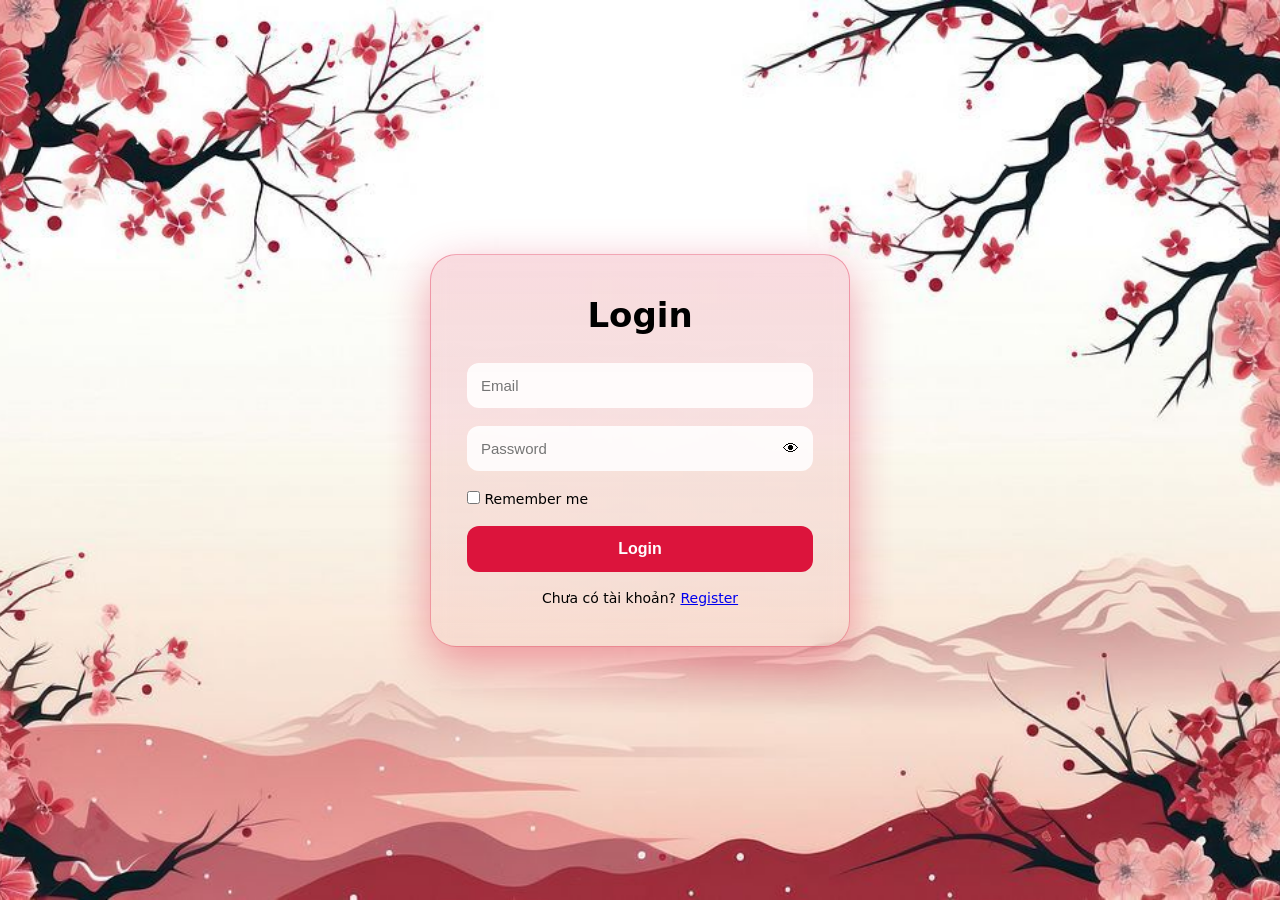
<file: index.html>
<!DOCTYPE html>
<html lang="vi">
  <head>
    <meta charset="UTF-8" />
    <meta name="viewport" content="width=device-width,initial-scale=1" />
    <title>Travel Shanghai</title>

    <link
      href="https://fonts.googleapis.com/css2?family=Nunito:wght@300;600;800&display=swap"
      rel="stylesheet"
    />
    <link rel="stylesheet" href="css/base.css" />
    <link rel="stylesheet" href="css/layout.css" />
    <link rel="stylesheet" href="css/page.css" />
  </head>

  <body>
    <header class="header">
      <nav class="nav">
        <a href="index.html">Home</a>
        <a href="diemden.html">Place</a>
        <a href="amthuc.html">Food</a>
        <a href="#" id="logoutBtn">Logout</a>
      </nav>
    </header>

    <main class="hero">
      <div class="glass">
        <div class="welcome-text">
          <h1>Welcome to Shanghai</h1>
          <p>Discover the magic of one of Asia's most vibrant cities</p>
        </div>

        <div class="content">
          <div class="card">
            <img src="img/yu.jpg" alt="Yu Garden" />
            <h3>Yu Garden</h3>
            <p>
              Tham quan khu vườn cổ điển Trung Hoa tuyệt đẹp từ triều đại Minh,
              một ốc đảo yên bình ở trung tâm thành phố.
            </p>
          </div>

          <div class="card">
            <img src="img/skyline.jpg" alt="Pudong Skyline" />
            <h3>Pudong Skyline</h3>
            <p>
              Ngắm nhìn khung cảnh đô thị tương lai với Tháp Trân Châu Phương
              Đông và Tháp Thượng Hải, biểu tượng của Thượng Hải hiện đại.
            </p>
          </div>
        </div>
      </div>
    </main>

    <footer>
      <p>© 2025 Travel Shanghai. All rights reserved.</p>
    </footer>

    <script src="js/auth-guard.js"></script>
    <script src="js/logout.js"></script>
  </body>
</html>
</file>
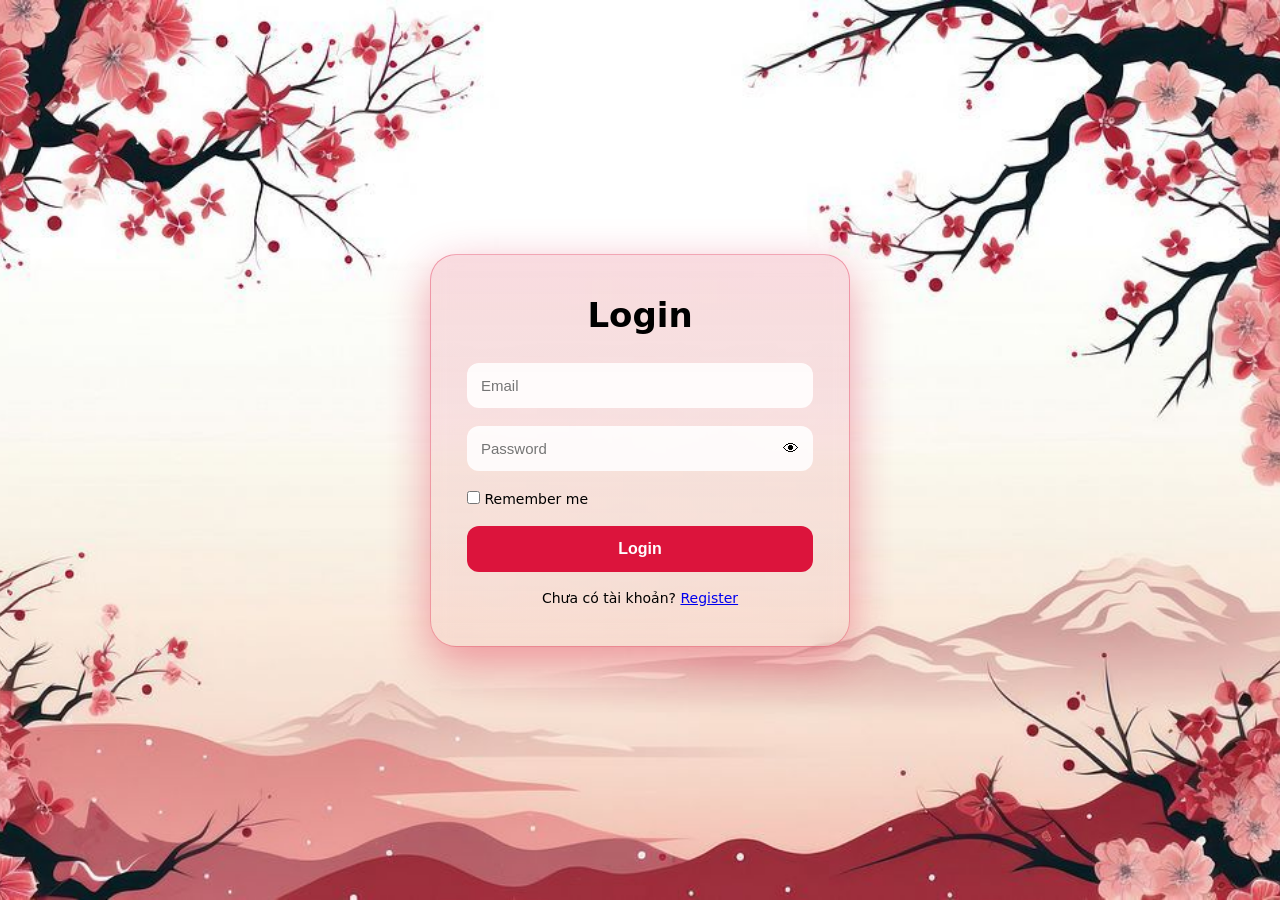
<file: amthuc.html>
<!DOCTYPE html>
<html lang="vi">
  <head>
    <meta charset="UTF-8" />
    <meta name="viewport" content="width=device-width,initial-scale=1" />
    <title>Ẩm Thực ShangHai</title>

    <link
      href="https://fonts.googleapis.com/css2?family=Nunito:wght@300;600;800&display=swap"
      rel="stylesheet"
    />
    <link rel="stylesheet" href="css/base.css" />
    <link rel="stylesheet" href="css/layout.css" />
    <link rel="stylesheet" href="css/page.css" />
  </head>

  <body>
    <header class="header">
      <nav class="nav">
        <a href="index.html">Home</a>
        <a href="diemden.html">Place</a>
        <a href="amthuc.html">Food</a>
        <a href="#" id="logoutBtn">Logout</a>
      </nav>
    </header>

    <main class="hero">
      <div class="glass">
        <div class="welcome-text">
          <h1>Ẩm Thực ShangHai</h1>
          <p>
            Khám phá những món ăn đặc sắc và hương vị độc đáo của ẩm thực Thượng
            Hải, từ truyền thống đến hiện đại.
          </p>
        </div>

        <div class="gallery" id="foodList"></div>
      </div>
    </main>

    <footer>
      <p>© 2025 Travel Shanghai. All rights reserved.</p>
    </footer>

    <script src="js/auth-guard.js"></script>
    <script src="js/logout.js"></script>
    <script src="js/food-data.js"></script>
    <script src="js/food-render.js"></script>
  </body>
</html>
</file>
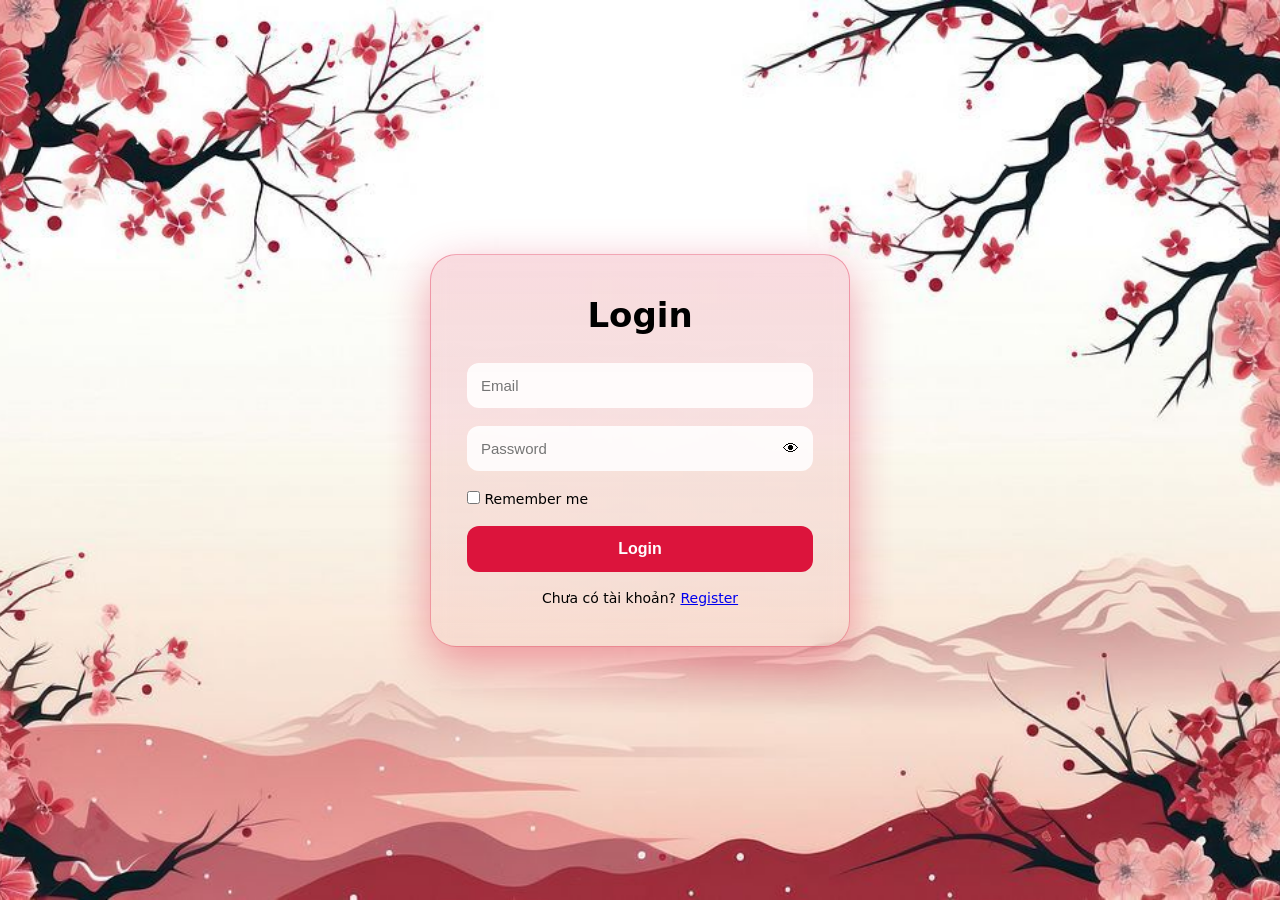
<file: btangnthuat.html>
<!DOCTYPE html>
<html lang="vi">
  <head>
    <meta charset="UTF-8" />
    <title>Bảo Tàng Nghệ Thuật</title>

    <link rel="stylesheet" href="css/base.css" />
    <link rel="stylesheet" href="css/layout.css" />
    <link rel="stylesheet" href="css/page.css" />
  </head>
  <body>
    <header class="header">
      <nav class="nav">
        <a href="index.html">Home</a>
        <a href="diemden.html">Place</a>
        <a href="amthuc.html">Food</a>
        <a href="#" id="logoutBtn">Logout</a>
      </nav>
    </header>

    <main class="hero">
      <div class="glass">
        <h1>Bảo Tàng Nghệ Thuật Shanghai</h1>
        <p>Khám phá bộ sưu tập nghệ thuật từ cổ điển đến hiện đại.</p>

        <div class="gallery">
          <div class="gallery-item">
            <img src="img/ngthuat1.jpg" />
            <h4>Tác phẩm 1</h4>
            <p>Sự tổn thương nội tâm và cảm xúc con người.</p>
          </div>

          <div class="gallery-item">
            <img src="img/ngthuat2.jpg" />
            <h4>Tác phẩm 2</h4>
            <p>Khát vọng tự do và vượt qua giới hạn.</p>
          </div>

          <div class="gallery-item">
            <img src="img/ngthuat3.jpg" />
            <h4>Tác phẩm 3</h4>
            <p>Sự giao thoa giữa con người và công nghệ.</p>
          </div>

          <div class="gallery-item">
            <img src="img/ngthuat4.jpg" />
            <h4>Tác phẩm 4</h4>
            <p>Thiên nhiên trong môi trường đô thị.</p>
          </div>
        </div>

        <a href="diemden.html" class="back-btn">Quay lại điểm đến</a>
      </div>
    </main>

    <footer>
      <p>© 2025 Travel Shanghai</p>
    </footer>

    <script src="js/auth-guard.js"></script>
    <script src="js/logout.js"></script>
  </body>
</html>
</file>
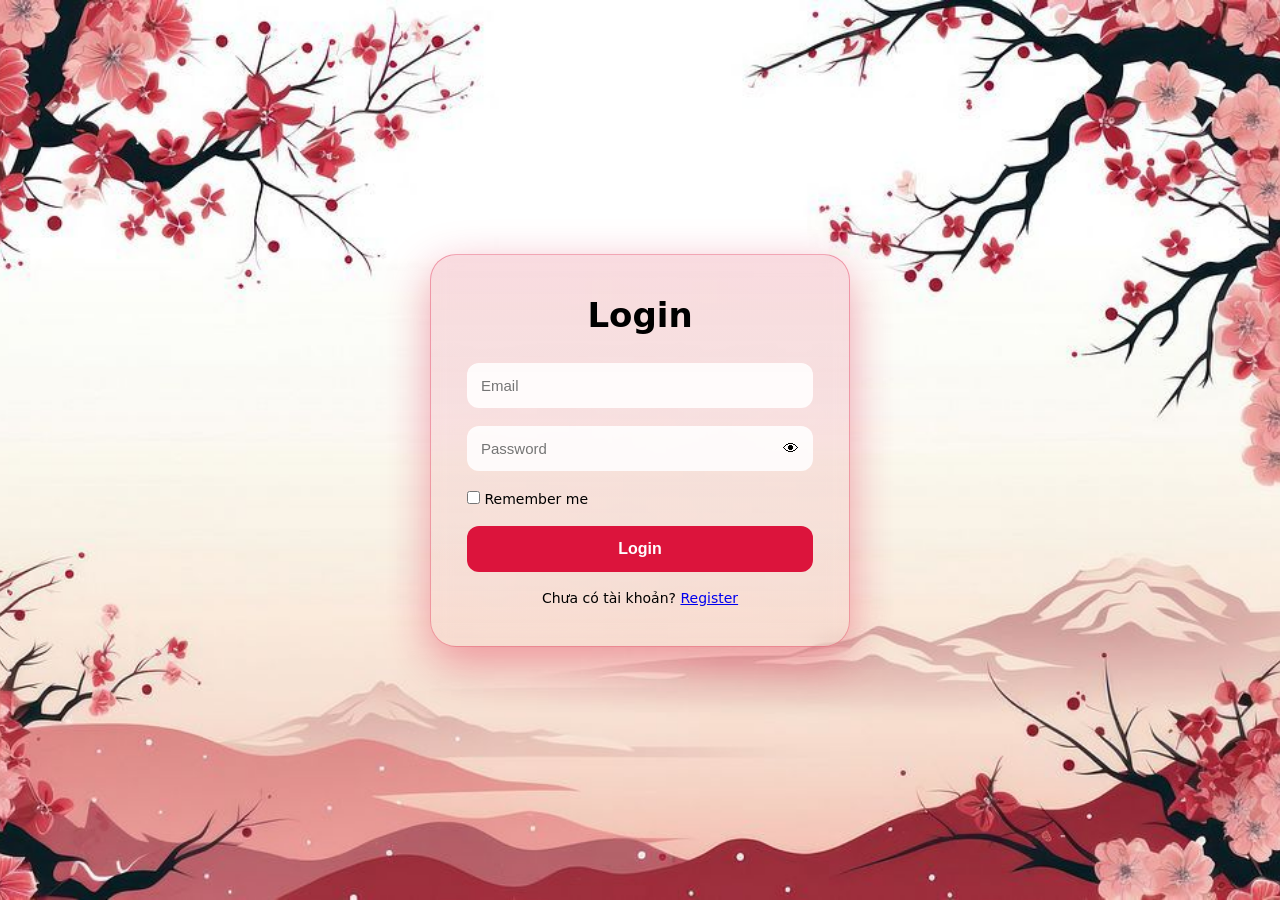
<file: bund.html>
<!DOCTYPE html>
<html lang="vi">
  <head>
    <meta charset="UTF-8" />
    <title>The Bund</title>

    <link rel="stylesheet" href="css/base.css" />
    <link rel="stylesheet" href="css/layout.css" />
    <link rel="stylesheet" href="css/page.css" />
  </head>
  <body>
    <header class="header">
      <nav class="nav">
        <a href="index.html">Home</a>
        <a href="diemden.html">Place</a>
        <a href="amthuc.html">Food</a>
        <a href="#" id="logoutBtn">Logout</a>
      </nav>
    </header>

    <main class="hero">
      <div class="glass">
        <div class="welcome-text">
          <h1>The Bund</h1>
          <p>
            Bờ sông Hoàng Phố với kiến trúc thuộc địa và tầm nhìn tuyệt đẹp ra
            Pudong, biểu tượng lịch sử của Thượng Hải.
          </p>
        </div>

        <div class="detail-gallery">
          <img src="img/benthuonghai2.jpg" alt="" />
          <img src="img/thaptruyenhinh.jpg" alt="" />
          <img src="img/thaptruyenhinh2.jpg" alt="" />
        </div>

        <a href="diemden.html" class="back-btn">Quay lại điểm đến</a>
      </div>
    </main>

    <footer>
      <p>© 2025 Travel Shanghai</p>
    </footer>

    <script src="js/auth-guard.js"></script>
    <script src="js/logout.js"></script>
  </body>
</html>
</file>
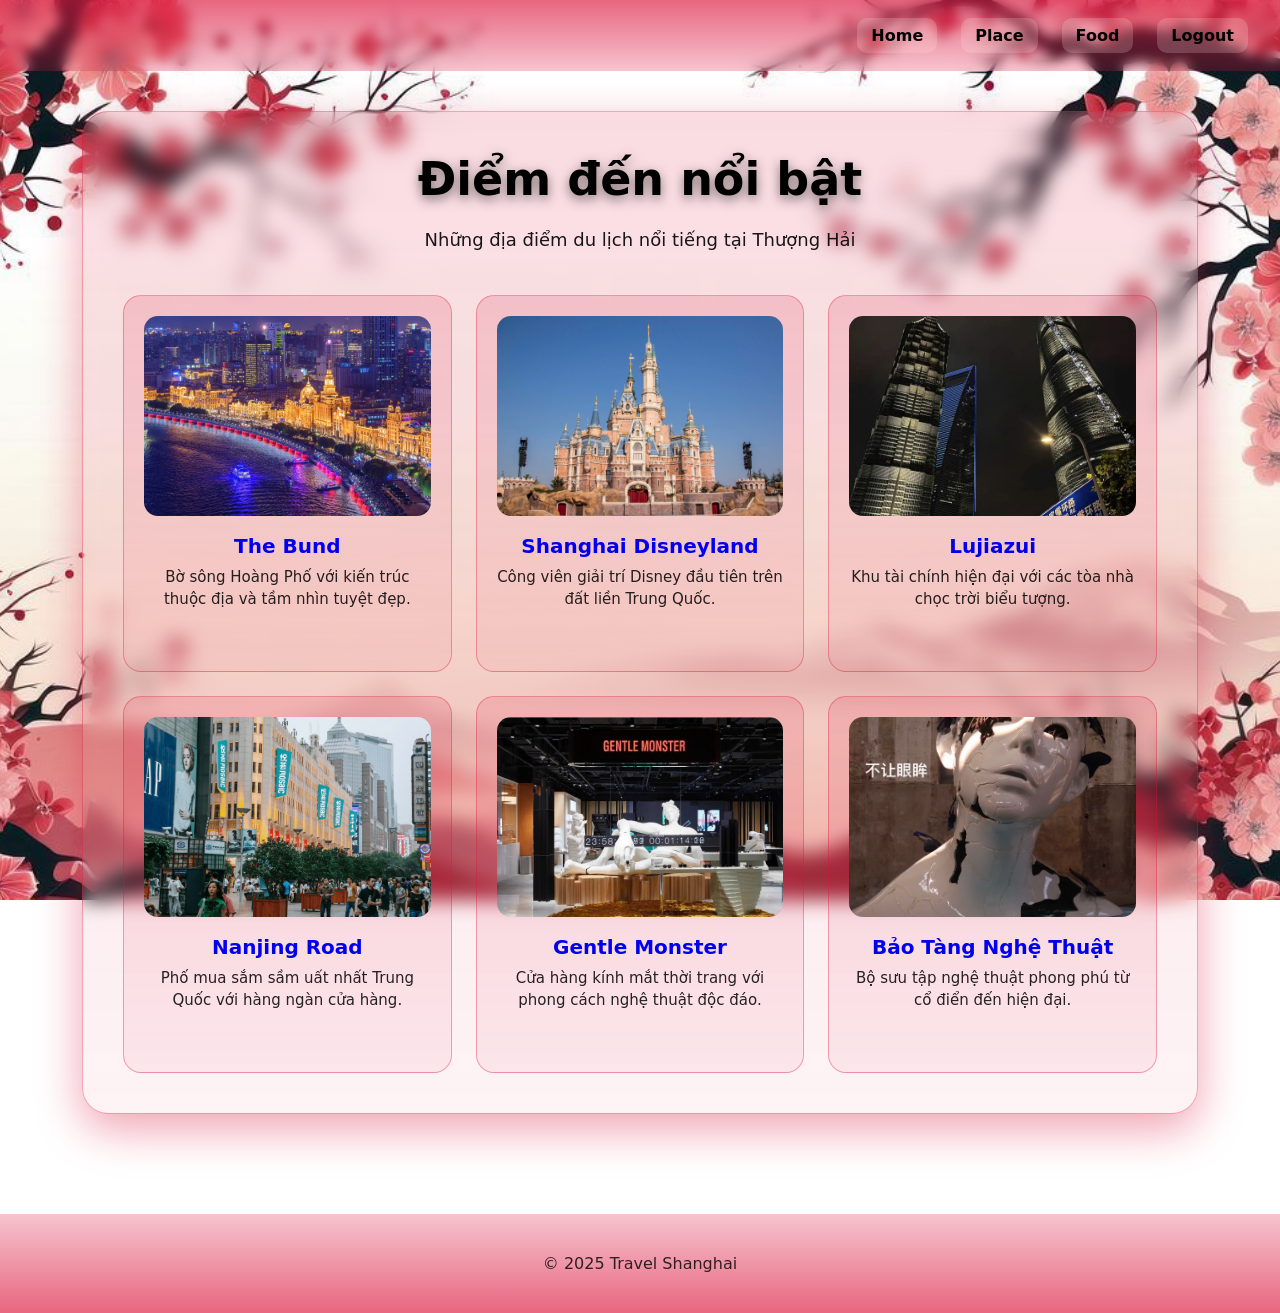
<file: diemden.html>
<!DOCTYPE html>
<html lang="vi">
  <head>
    <meta charset="UTF-8" />
    <title>Điểm đến</title>
    <link rel="stylesheet" href="css/base.css" />
    <link rel="stylesheet" href="css/layout.css" />
    <link rel="stylesheet" href="css/page.css" />
  </head>
  <body>
    <header class="header">
      <nav class="nav">
        <a href="index.html">Home</a>
        <a href="diemden.html">Place</a>
        <a href="amthuc.html">Food</a>
        <a href="#" id="logoutBtn">Logout</a>
      </nav>
    </header>

    <main class="hero">
      <div class="glass">
        <div class="welcome-text">
          <h1>Điểm đến nổi bật</h1>
          <p>Những địa điểm du lịch nổi tiếng tại Thượng Hải</p>
        </div>

        <div class="content" id="placeList"></div>
      </div>
    </main>

    <footer>
      <p>© 2025 Travel Shanghai</p>
    </footer>

    <script src="js/place-data.js"></script>
    <script src="js/place-render.js"></script>
  </body>
</html>
</file>
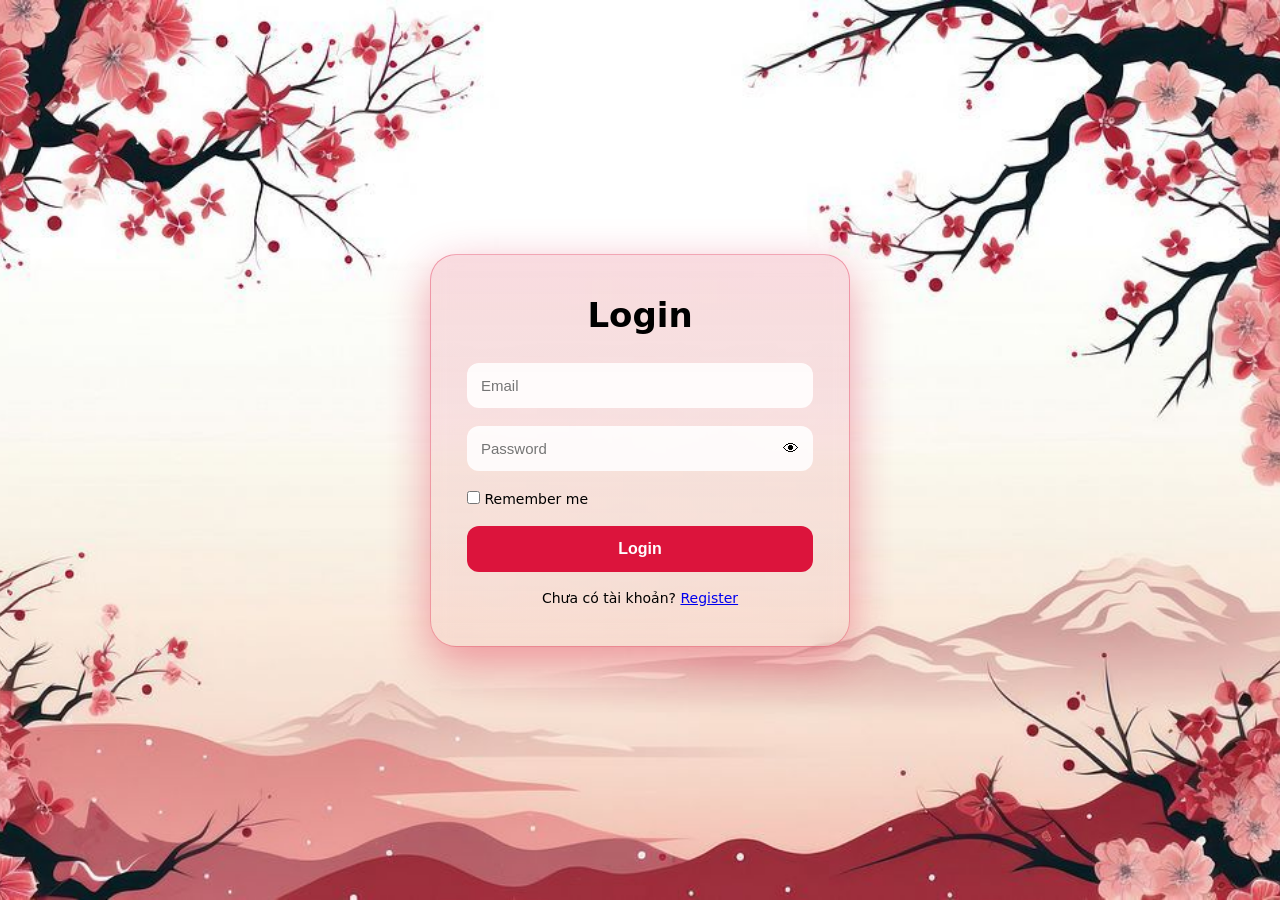
<file: disney.html>
<!DOCTYPE html>
<html lang="vi">
  <head>
    <meta charset="UTF-8" />
    <title>Shanghai Disneyland</title>

    <link rel="stylesheet" href="css/base.css" />
    <link rel="stylesheet" href="css/layout.css" />
    <link rel="stylesheet" href="css/page.css" />
  </head>
  <body>
    <header class="header">
      <nav class="nav">
        <a href="index.html">Home</a>
        <a href="diemden.html">Place</a>
        <a href="amthuc.html">Food</a>
        <a href="#" id="logoutBtn">Logout</a>
      </nav>
    </header>

    <main class="hero">
      <div class="glass">
        <div class="welcome-text">
          <h1>Shanghai Disneyland</h1>
          <p>
            Công viên giải trí Disney đầu tiên trên đất liền Trung Quốc với các
            khu vực chủ đề và trò chơi hấp dẫn.
          </p>
        </div>

        <div class="detail-gallery">
          <img src="img/disney2.jpg" />
          <img src="img/tron.jpg" />
          <img src="img/zootopia.jpg" />
          <img src="img/toystory.jpg" />
          <img src="img/pirates.jpg" />
          <img src="img/dieuhanh.jpg" />
        </div>

        <a href="diemden.html" class="back-btn">Quay lại điểm đến</a>
      </div>
    </main>

    <footer>
      <p>© 2025 Travel Shanghai</p>
    </footer>

    <script src="js/auth-guard.js"></script>
    <script src="js/logout.js"></script>
  </body>
</html>
</file>
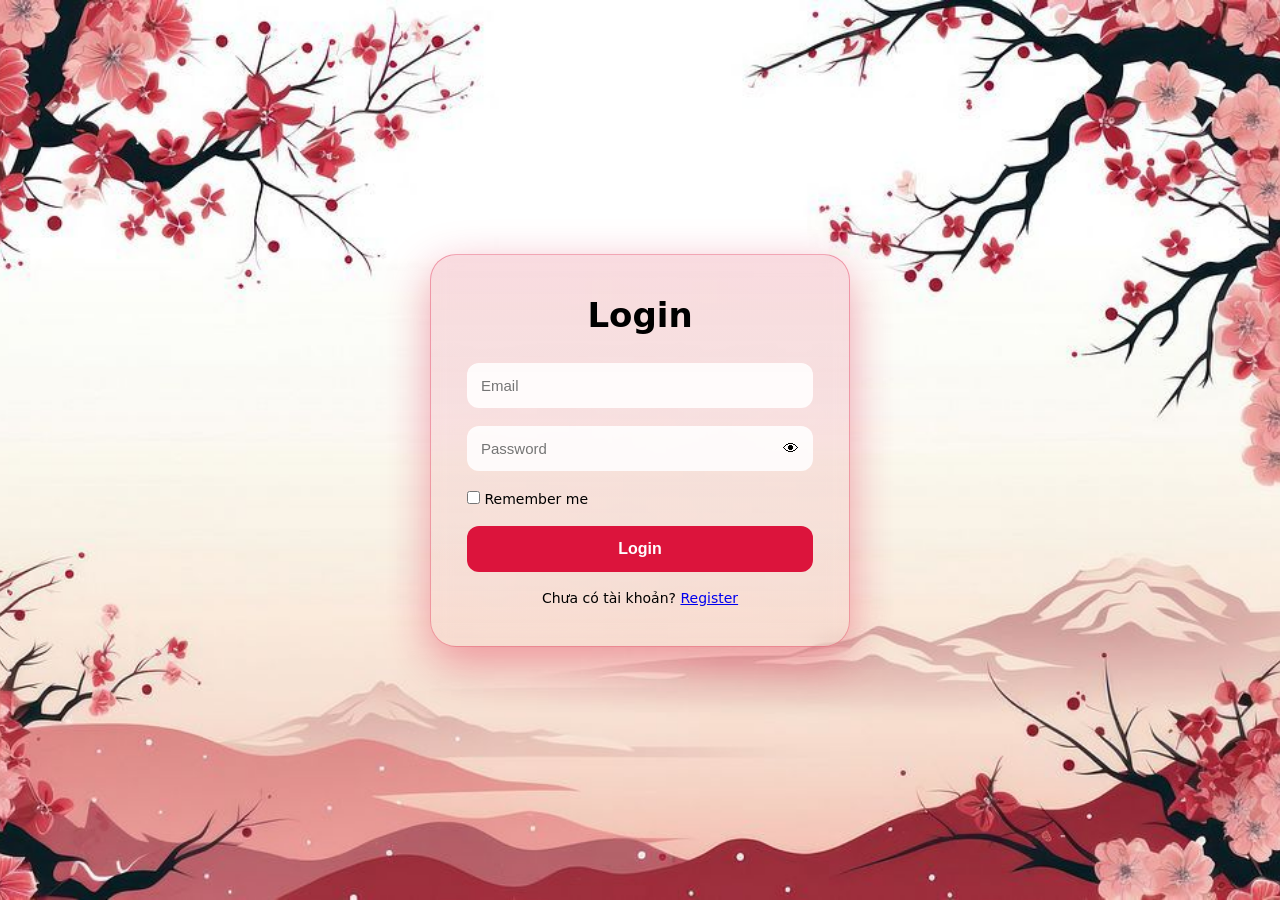
<file: gentle.html>
<!DOCTYPE html>
<html lang="vi">
  <head>
    <meta charset="UTF-8" />
    <title>Gentle Monster</title>

    <link rel="stylesheet" href="css/base.css" />
    <link rel="stylesheet" href="css/layout.css" />
    <link rel="stylesheet" href="css/page.css" />
  </head>
  <body>
    <header class="header">
      <nav class="nav">
        <a href="index.html">Home</a>
        <a href="diemden.html">Place</a>
        <a href="amthuc.html">Food</a>
        <a href="#" id="logoutBtn">Logout</a>
      </nav>
    </header>

    <main class="hero">
      <div class="glass">
        <h1>Gentle Monster Shanghai</h1>
        <p>Cửa hàng kính mắt thời trang với phong cách nghệ thuật độc đáo.</p>

        <div class="gallery">
          <div class="gallery-item"><img src="img/kinh1.jpg" /></div>
          <div class="gallery-item"><img src="img/kinh2.jpg" /></div>
          <div class="gallery-item"><img src="img/kinh3.jpg" /></div>
          <div class="gallery-item"><img src="img/kinh4.jpg" /></div>
        </div>

        <a href="diemden.html" class="back-btn">Quay lại điểm đến</a>
      </div>
    </main>

    <footer>
      <p>© 2025 Travel Shanghai</p>
    </footer>

    <script src="js/auth-guard.js"></script>
    <script src="js/logout.js"></script>
  </body>
</html>
</file>
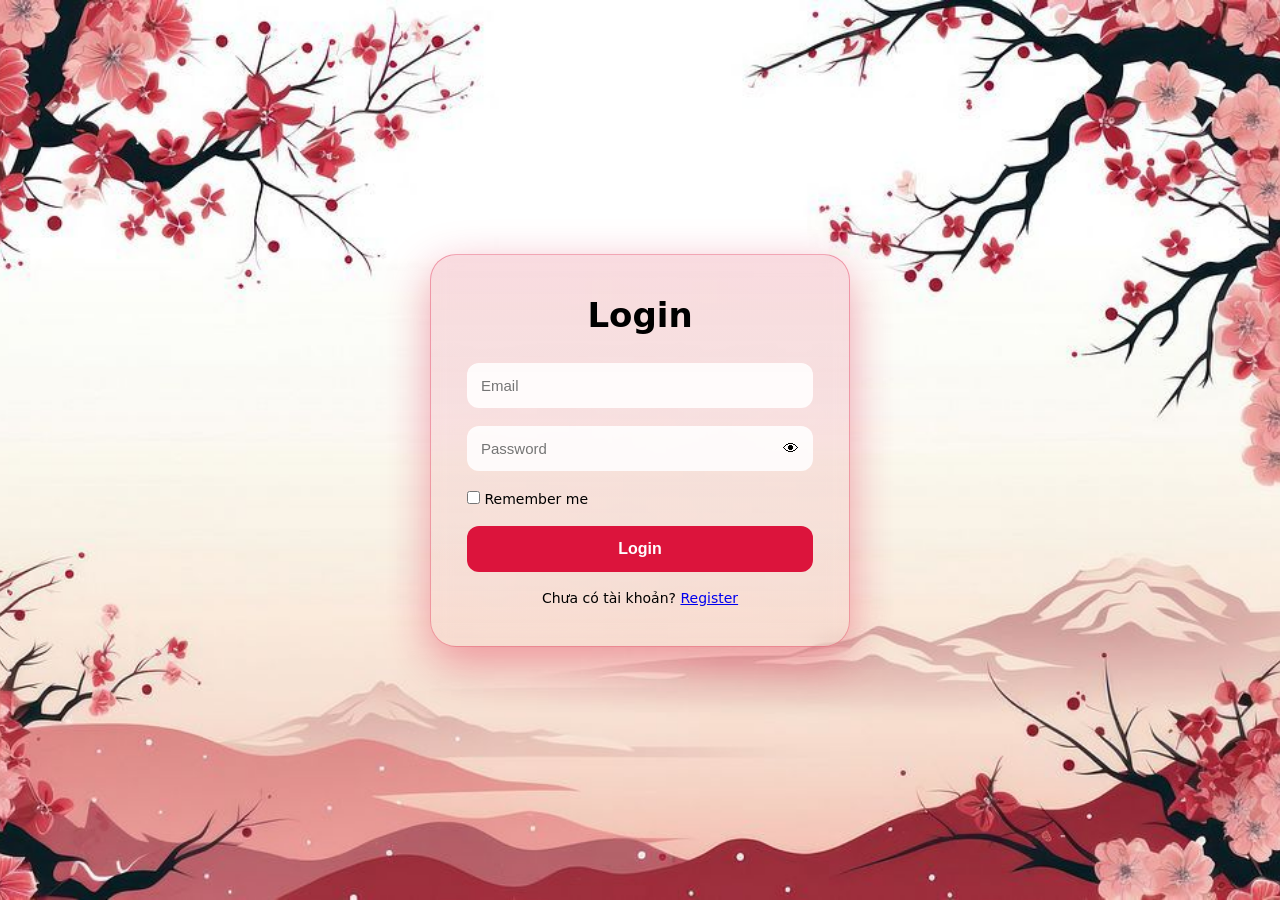
<file: login.html>
<!DOCTYPE html>
<html lang="vi">
  <head>
    <meta charset="UTF-8" />
    <title>Login</title>
    <link rel="stylesheet" href="css/base.css" />
    <link rel="stylesheet" href="css/layout.css" />
    <link rel="stylesheet" href="css/auth.css" />
  </head>
  <body>
    <main class="modal-wrap">
      <section class="glass">
        <h1>Login</h1>

        <form id="loginForm">
          <div class="field">
            <input id="email" type="email" placeholder="Email" />
          </div>

          <div class="field">
            <input id="password" type="password" placeholder="Password" />
            <span class="password-toggle" data-target="password">👁</span>
          </div>

          <label> <input type="checkbox" id="remember" /> Remember me </label>

          <button type="submit">Login</button>

          <p>Chưa có tài khoản? <a href="register.html">Register</a></p>
        </form>
      </section>
    </main>

    <script src="js/login.js"></script>
  </body>
</html>
</file>
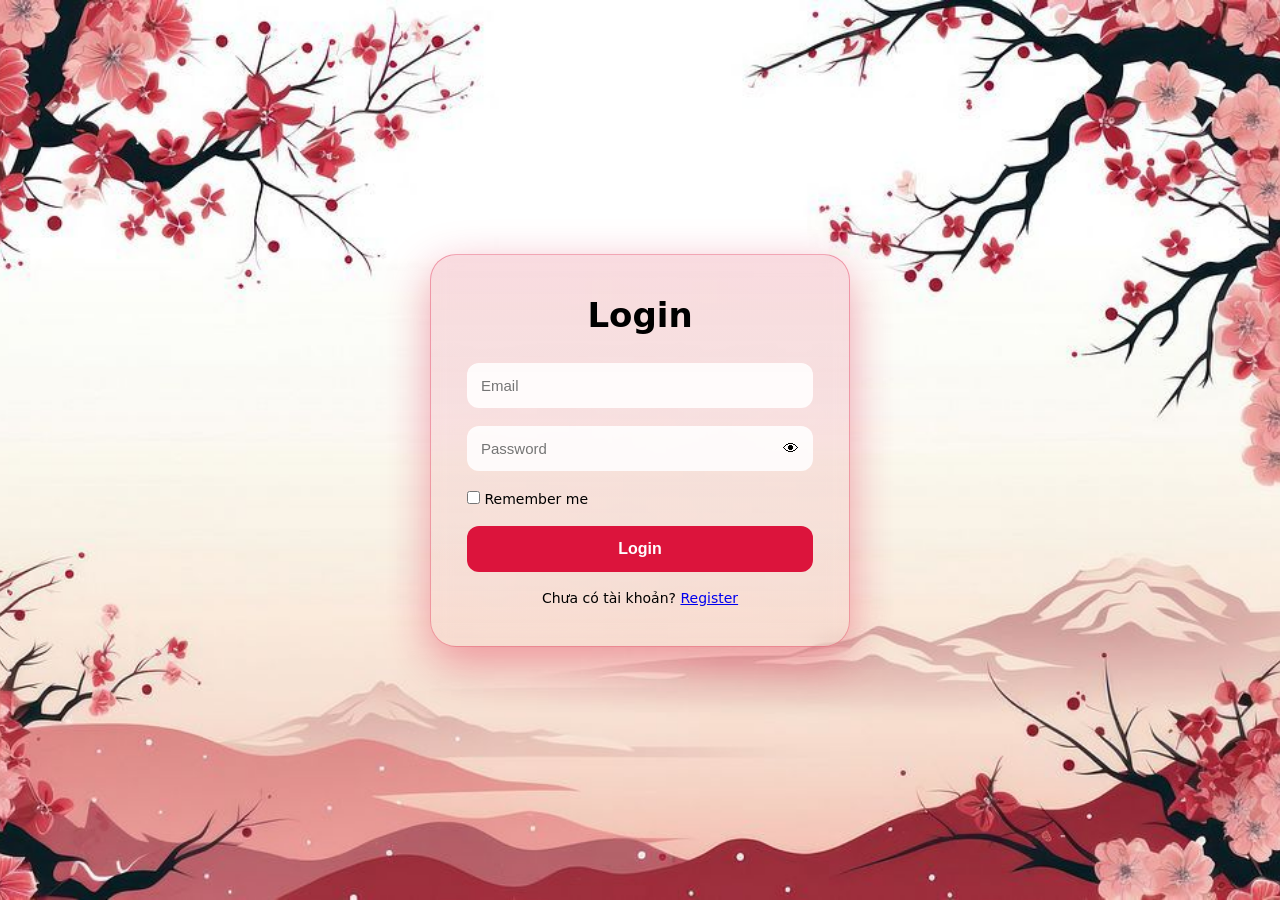
<file: lujiazui.html>
<!DOCTYPE html>
<html lang="vi">
  <head>
    <meta charset="UTF-8" />
    <title>Lujiazui</title>

    <link rel="stylesheet" href="css/base.css" />
    <link rel="stylesheet" href="css/layout.css" />
    <link rel="stylesheet" href="css/page.css" />
  </head>
  <body>
    <header class="header">
      <nav class="nav">
        <a href="index.html">Home</a>
        <a href="diemden.html">Place</a>
        <a href="amthuc.html">Food</a>
        <a href="#" id="logoutBtn">Logout</a>
      </nav>
    </header>

    <main class="hero">
      <div class="glass">
        <div class="welcome-text">
          <h1>Lujiazui</h1>
          <p>
            Khu tài chính hiện đại với các tòa nhà chọc trời và biểu tượng phát
            triển kinh tế của Thượng Hải.
          </p>
        </div>

        <div class="detail-gallery">
          <img src="img/lujiazui2.jpg" />
          <img src="img/lujiazui3.jpg" />
          <img src="img/lujiazui4.jpg" />
          <img src="img/lujiazui5.jpg" />
        </div>

        <a href="diemden.html" class="back-btn">Quay lại điểm đến</a>
      </div>
    </main>

    <footer>
      <p>© 2025 Travel Shanghai</p>
    </footer>

    <script src="js/auth-guard.js"></script>
    <script src="js/logout.js"></script>
  </body>
</html>
</file>
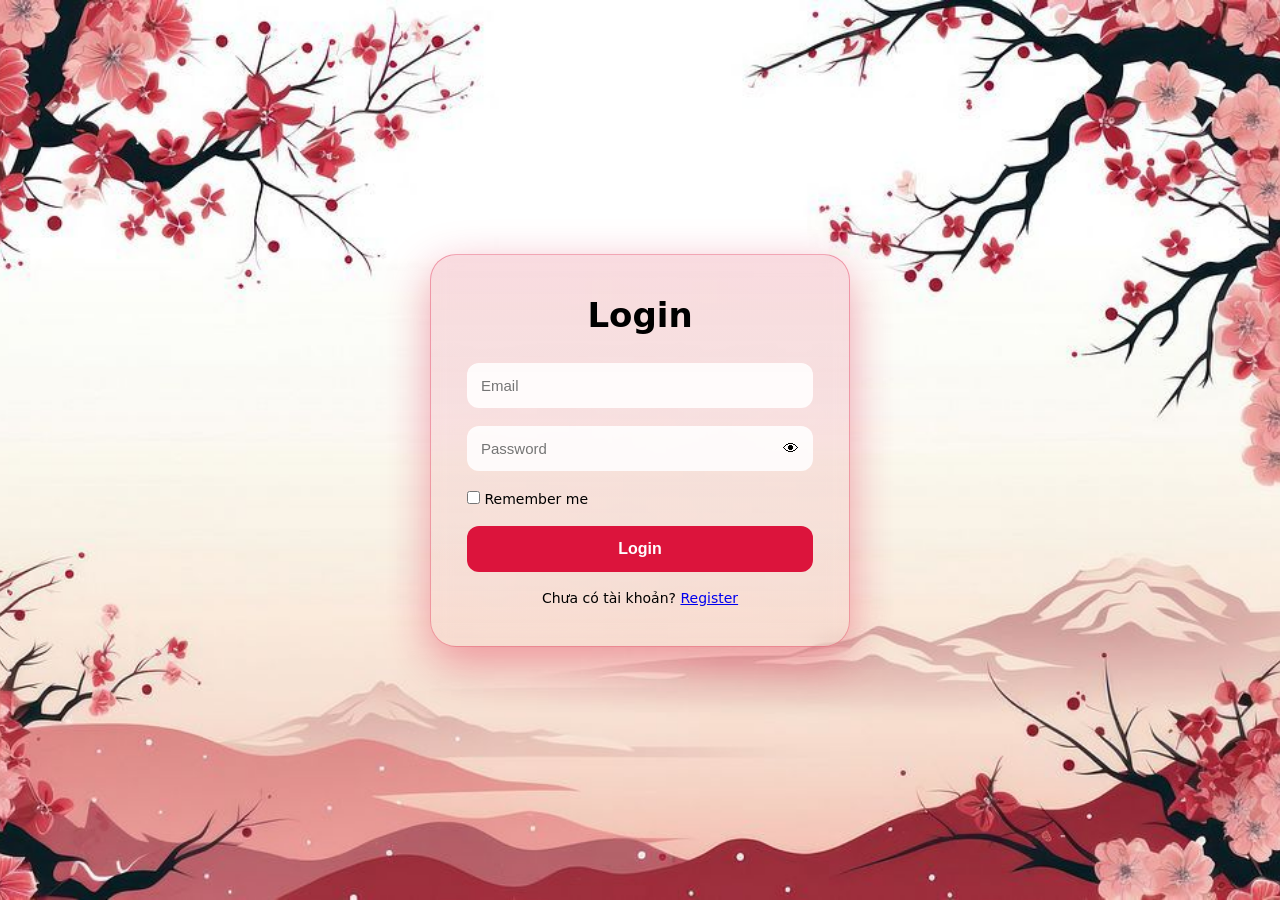
<file: namkinh.html>
<!DOCTYPE html>
<html lang="vi">
  <head>
    <meta charset="UTF-8" />
    <title>Nanjing Road</title>

    <link rel="stylesheet" href="css/base.css" />
    <link rel="stylesheet" href="css/layout.css" />
    <link rel="stylesheet" href="css/page.css" />
  </head>
  <body>
    <header class="header">
      <nav class="nav">
        <a href="index.html">Home</a>
        <a href="diemden.html">Place</a>
        <a href="amthuc.html">Food</a>
        <a href="#" id="logoutBtn">Logout</a>
      </nav>
    </header>

    <main class="hero">
      <div class="glass">
        <div class="welcome-text">
          <h1>Nanjing Road</h1>
          <p>
            Phố mua sắm sôi động nhất Trung Quốc với hàng ngàn cửa hàng, trung
            tâm thương mại và không khí nhộn nhịp.
          </p>
        </div>

        <div class="detail-gallery">
          <img src="img/namkinh2.jpg" />
          <img src="img/namkinh3.jpg" />
          <img src="img/popmart.jpg" />
          <img src="img/mm.jpg" />
        </div>

        <a href="diemden.html" class="back-btn">Quay lại điểm đến</a>
      </div>
    </main>

    <footer>
      <p>© 2025 Travel Shanghai</p>
    </footer>

    <script src="js/auth-guard.js"></script>
    <script src="js/logout.js"></script>
  </body>
</html>
</file>
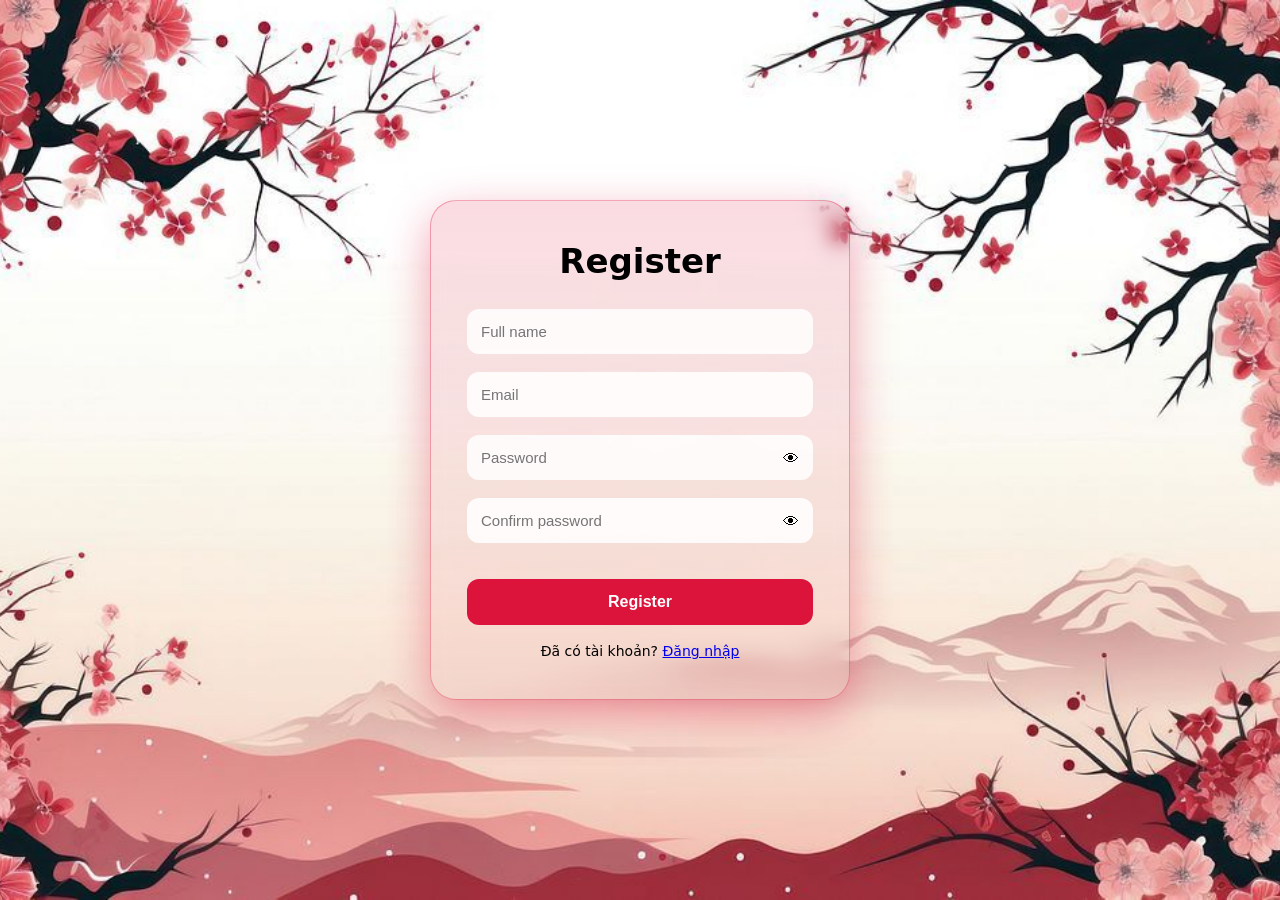
<file: register.html>
<!DOCTYPE html>
<html lang="vi">
  <head>
    <meta charset="UTF-8" />
    <title>Register</title>
    <link rel="stylesheet" href="css/base.css" />
    <link rel="stylesheet" href="css/layout.css" />
    <link rel="stylesheet" href="css/auth.css" />
  </head>
  <body>
    <main class="modal-wrap">
      <section class="glass">
        <h1>Register</h1>

        <form id="registerForm">
          <div class="field">
            <input id="name" placeholder="Full name" />
          </div>

          <div class="field">
            <input id="email" type="email" placeholder="Email" />
          </div>

          <div class="field">
            <input id="password" type="password" placeholder="Password" />
            <span class="password-toggle" data-target="password">👁</span>
          </div>

          <div class="field">
            <input
              id="confirm"
              type="password"
              placeholder="Confirm password"
            />
            <span class="password-toggle" data-target="confirm">👁</span>
          </div>

          <button type="submit">Register</button>

          <p class="switch-auth">
            Đã có tài khoản?
            <a href="login.html">Đăng nhập</a>
          </p>
        </form>
      </section>
    </main>

    <script src="js/register.js"></script>
  </body>
</html>
</file>
<file: css/base.css>
* {
  margin: 0;
  padding: 0;
  box-sizing: border-box;
}

html,
body {
  min-height: 100vh;
  font-family: "Nunito", system-ui, Arial, sans-serif;
  background: url("../img/bg.jpg") center / cover no-repeat fixed;
  color: #000;
}
</file>
<file: css/layout.css>
:root {
  --accent: #dc143c;
  --glass-border: rgba(220, 20, 60, 0.35);
  --glass-bg: linear-gradient(
    180deg,
    rgba(220, 20, 60, 0.15),
    rgba(220, 20, 60, 0.05)
  );
}

/* ===== HEADER ===== */
.header {
  position: sticky;
  top: 0;
  z-index: 50;
  padding: 18px 32px;
  background: linear-gradient(
    180deg,
    rgba(220, 20, 60, 0.65),
    rgba(220, 20, 60, 0.25)
  );
  backdrop-filter: blur(6px);
}

.nav {
  display: flex;
  justify-content: flex-end;
  gap: 24px;
}

.nav a {
  color: #000;
  text-decoration: none;
  font-weight: 700;
  padding: 8px 14px;
  border-radius: 10px;
  background: rgba(255, 228, 225, 0.2);
  transition: all 0.3s ease;
}

.nav a:hover {
  background: rgba(255, 228, 225, 0.35);
  transform: translateY(-2px);
}

/* ===== GLASS CARD ===== */
.glass {
  width: 90%;
  max-width: 1200px;
  background: var(--glass-bg);
  border: 1.5px solid var(--glass-border);
  border-radius: 26px;
  padding: 40px;
  backdrop-filter: blur(10px);
  box-shadow: 0 15px 45px rgba(220, 20, 60, 0.4);
}

/* ===== FOOTER ===== */
footer {
  margin-top: 60px;
  padding: 40px 20px;
  text-align: center;
  background: linear-gradient(
    0deg,
    rgba(220, 20, 60, 0.65),
    rgba(220, 20, 60, 0.25)
  );
  color: rgba(0, 0, 0, 0.8);
}
</file>
<file: css/page.css>
.hero {
  min-height: calc(100vh - 200px);
  display: flex;
  justify-content: center;
  align-items: center;
  padding: 40px 20px;
}

.hero h1 {
  font-size: 46px;
  margin-bottom: 20px;
  text-align: center;
  text-shadow: 0 4px 12px rgba(0, 0, 0, 0.5);
}

.hero p {
  font-size: 18px;
  line-height: 1.6;
  text-align: center;
  margin-bottom: 40px;
  color: rgba(0, 0, 0, 0.9);
}

/* ===== CARD / GALLERY ===== */
.content,
.gallery {
  display: grid;
  grid-template-columns: repeat(auto-fit, minmax(260px, 1fr));
  gap: 24px;
}

.card,
.gallery-item {
  background: var(--glass-bg);
  border: 1px solid var(--glass-border);
  border-radius: 18px;
  padding: 20px;
  text-align: center;
  transition: transform 0.3s ease;
}

.card:hover,
.gallery-item:hover {
  transform: translateY(-6px);
}

.card img,
.gallery-item img {
  width: 100%;
  height: 200px;
  object-fit: cover;
  border-radius: 14px;
  margin-bottom: 14px;
}

.card h3,
.gallery-item h4 {
  font-size: 20px;
  margin-bottom: 8px;
}

.card p,
.gallery-item p {
  font-size: 15px;
  line-height: 1.5;
  color: rgba(0, 0, 0, 0.85);
}

/* ===== BACK BUTTON ===== */
.back-btn {
  display: inline-block;
  margin: 40px auto 0;
  padding: 12px 26px;
  background: var(--accent);
  color: #fff;
  text-decoration: none;
  border-radius: 10px;
  font-weight: 700;
  transition: all 0.3s ease;
}

.back-btn:hover {
  background: rgba(220, 20, 60, 0.85);
  transform: translateY(-2px);
}

/* ===== PLACE DETAIL ===== */
.detail-gallery {
  display: grid;
  grid-template-columns: repeat(auto-fit, minmax(260px, 1fr));
  gap: 20px;
  margin-top: 30px;
}

.detail-gallery img {
  width: 100%;
  height: 180px; /* QUAN TRỌNG: nhỏ hơn */
  object-fit: cover;
  border-radius: 14px;
}

/* Food: 2 ảnh trên 1 hàng */
.food-images {
  display: flex;
  gap: 10px;
  justify-content: center;
  margin-bottom: 12px;
}

.food-images img {
  width: 48%;
  height: 150px;
  object-fit: cover;
  border-radius: 12px;
}

.food-title {
  margin-top: 6px;
  font-size: 20px;
}

.food-desc {
  margin-top: 8px;
  line-height: 1.5;
  color: rgba(0, 0, 0, 0.85);
}
</file>
<file: css/auth.css>
.modal-wrap {
  min-height: 100vh;
  display: flex;
  justify-content: center;
  align-items: center;
  padding: 20px;
}

.modal-wrap .glass {
  max-width: 420px;
  padding: 40px 36px;
}

.modal-wrap h1 {
  text-align: center;
  margin-bottom: 28px;
  font-size: 34px;
}

/* ===== FORM ===== */
.field {
  position: relative;
  margin-bottom: 18px;
}

.field input {
  width: 100%;
  padding: 14px 44px 14px 14px;
  border-radius: 12px;
  border: none;
  outline: none;
  font-size: 15px;
  background: rgba(255, 255, 255, 0.85);
}

.password-toggle {
  position: absolute;
  right: 14px;
  top: 50%;
  transform: translateY(-50%);
  cursor: pointer;
}

label {
  font-size: 14px;
}

button {
  width: 100%;
  margin-top: 18px;
  padding: 14px;
  border: none;
  border-radius: 12px;
  background: var(--accent);
  color: #fff;
  font-size: 16px;
  font-weight: 700;
  cursor: pointer;
  transition: background 0.3s ease;
}

button:hover {
  background: rgba(220, 20, 60, 0.85);
}

form p {
  margin-top: 18px;
  text-align: center;
  font-size: 14px;
}
</file>
